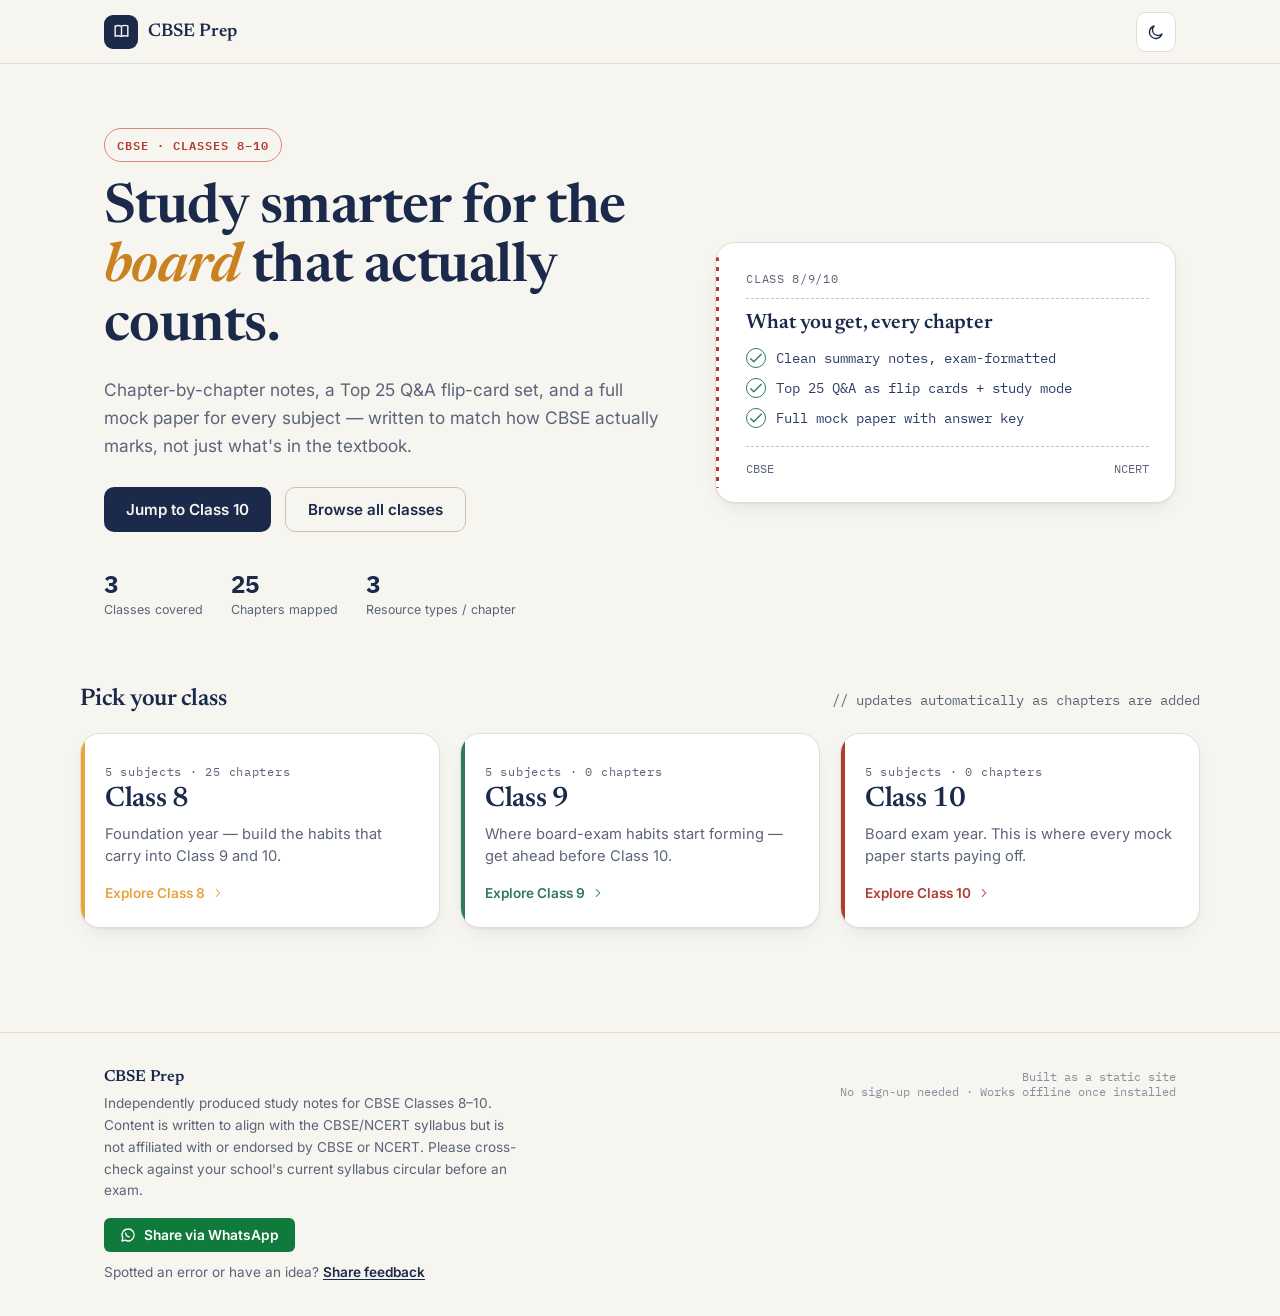
<file: index.html>
<!DOCTYPE html>
<html lang="en">
<head>
<meta charset="UTF-8" />
<meta name="viewport" content="width=device-width, initial-scale=1, viewport-fit=cover" />
<title>CBSE Prep — Notes, Q&amp;A &amp; Mock Papers for Classes 8–10</title>
<meta name="description" content="Free CBSE-aligned chapter notes, Top 25 Q&A practice cards and full mock papers for Class 8, 9 and 10 — organised by subject and chapter." />
<meta name="theme-color" content="#1b2a4a" />

<!-- Open Graph -->
<meta property="og:type" content="website" />
<meta property="og:site_name" content="CBSE Prep" />
<meta property="og:title" content="CBSE Prep — Notes, Q&A & Mock Papers for Classes 8–10" />
<meta property="og:description" content="Free CBSE-aligned chapter notes, Top 25 Q&A practice cards and full mock papers for Class 8, 9 and 10." />
<meta property="og:image" content="/icons/icon-512.png" />
<meta property="og:locale" content="en_IN" />
<meta name="twitter:card" content="summary" />
<meta name="twitter:title" content="CBSE Prep — Notes, Q&A & Mock Papers" />
<meta name="twitter:description" content="Chapter notes, Q&A practice and mock papers for CBSE Classes 8–10." />

<!-- PWA -->
<link rel="manifest" href="/manifest.json" />
<link rel="icon" href="/icons/favicon-32.png" sizes="32x32" />
<link rel="apple-touch-icon" href="/icons/apple-touch-icon.png" />

<!-- Fonts: Newsreader (display), Inter (body), IBM Plex Mono (utility/marks) -->
<link rel="preconnect" href="https://fonts.googleapis.com" />
<link rel="preconnect" href="https://fonts.gstatic.com" crossorigin />
<link href="https://fonts.googleapis.com/css2?family=Newsreader:ital,opsz,wght@0,6..72,400;0,6..72,500;0,6..72,600;0,6..72,700;1,6..72,500&family=Inter:wght@400;500;600;700;800&family=IBM+Plex+Mono:wght@400;500;600;700&display=swap" rel="stylesheet" />

<link rel="stylesheet" href="/css/styles.css" />
</head>
<body>
<a class="skip-link" href="#app-main">Skip to content</a>

<header class="site-header">
  <div class="container">
    <a class="brand" href="#/" data-nav-home>
      <span class="brand-mark">
        <svg viewBox="0 0 24 24" fill="none" stroke="#f6f5f0" stroke-width="1.8"><path d="M4 5.5C6 4.2 9 4 12 5.2c3-1.2 6-1 8-.3v13c-2-.7-5-.9-8 .3-3-1.2-6-1-8-.3v-13Z" stroke-linejoin="round"/><path d="M12 5.2v13" /></svg>
      </span>
      CBSE Prep
    </a>
    <div class="header-actions">
      <button class="install-btn" id="install-btn" type="button" hidden>
        <svg viewBox="0 0 24 24" fill="none" stroke="currentColor" stroke-width="2"><path d="M12 3v12m0 0 4-4m-4 4-4-4M5 21h14" stroke-linecap="round" stroke-linejoin="round"/></svg>
        Install app
      </button>
      <button class="icon-btn" id="theme-toggle" type="button" aria-pressed="false" aria-label="Switch to night study mode">
        <svg id="theme-icon" viewBox="0 0 24 24" fill="none" stroke="currentColor" stroke-width="1.8"><path d="M20 14.5A8.5 8.5 0 1 1 9.5 4a7 7 0 0 0 10.5 10.5Z" stroke-linejoin="round"/></svg>
      </button>
    </div>
  </div>
</header>

<div class="breadcrumb-bar" id="breadcrumb-bar" hidden>
  <div class="container">
    <nav class="breadcrumb" id="breadcrumb" aria-label="Breadcrumb"></nav>
  </div>
</div>

<main id="app-main"></main>

<footer class="site-footer">
  <div class="container footer-grid">
    <div>
      <div class="footer-brand">CBSE Prep</div>
      <p class="footer-note">
        Independently produced study notes for CBSE Classes 8–10. Content is written to align
        with the CBSE/NCERT syllabus but is not affiliated with or endorsed by CBSE or NCERT.
        Please cross-check against your school's current syllabus circular before an exam.
      </p>
      <a
        class="share-btn"
		href="https://wa.me/?text=%F0%9F%93%9A%20Check%20out%20CBSE%20Prep%20%E2%80%94%20free%20notes%2C%20Q%26A%20and%20mock%20papers%20for%20CBSE%20Class%208%E2%80%9310%3A%20https%3A%2F%2Fcbse-board-notes.pages.dev%2F"
        target="_blank" rel="noopener"
      >
        <svg viewBox="0 0 24 24" fill="none" stroke="currentColor" stroke-width="2"><path d="M12 3a9 9 0 0 0-7.8 13.4L3 21l4.8-1.2A9 9 0 1 0 12 3Z" stroke-linejoin="round"/><path d="M8.5 9.3c.3 2.9 2.7 5.3 5.6 5.6" stroke-linecap="round"/></svg>
        Share via WhatsApp
      </a>
      <p class="footer-feedback-link">
        Spotted an error or have an idea? <a href="#/feedback">Share feedback</a>
      </p>
    </div>
    <div class="footer-meta">
      Built as a static site<br />
      No sign-up needed · Works offline once installed
    </div>
  </div>
</footer>

<div class="toast" id="toast" role="status" aria-live="polite">
  <svg viewBox="0 0 24 24" fill="none" stroke="currentColor" stroke-width="2"><circle cx="12" cy="12" r="9"/><path d="M12 8v5M12 16h.01" stroke-linecap="round"/></svg>
  <span id="toast-msg"></span>
</div>

<script src="/vendor/marked.min.js"></script>
<script src="/js/data.js"></script>
<script src="/js/markdown.js"></script>
<script src="/js/protection.js"></script>
<script src="/js/flipcards.js"></script>
<script src="/js/feedback.js"></script>
<script src="/js/views.js"></script>
<script src="/js/theme.js"></script>
<script src="/js/pwa.js"></script>
<script src="/js/router.js"></script>
<script src="/js/app.js"></script>
</body>
</html>
</file>
<file: css/styles.css>
/* =========================================================================
   CBSE Prep — Design System
   -------------------------------------------------------------------------
   Concept: "The Marks Margin" — on Indian answer sheets, examiners work in
   a ruled red margin down the side of the page, ticking off marks as they
   go. We reuse that ruled margin as the site's own navigation/progress
   device (see .margin-rule, breadcrumbs, progress ticks), instead of a
   generic progress bar. Fonts: Newsreader (an academic serif, used for
   headings/hero — evokes a textbook, not a cream-and-terracotta template),
   Inter (UI/body), IBM Plex Mono (numbers, marks, roll-no./breadcrumb feel).
   ========================================================================= */

:root {
  /* ---- Color tokens ---- */
  --ink-navy: #1b2a4a;
  --ink-navy-soft: #2c3e63;
  --paper: #f6f5f0;
  --paper-raised: #ffffff;
  --marigold: #e8a33d;
  --marigold-deep: #c9821f;
  --correction-red: #b23a2e;
  --correction-red-soft: #d9887c;
  --success-green: #2f7a5c;
  --slate: #5b6478;
  --slate-light: #8890a0;
  --line: #e1ddd2;
  --line-strong: #c9c3b3;

  /* ---- Type ---- */
  --font-display: "Newsreader", "Source Serif 4", Georgia, serif;
  --font-body: "Inter", -apple-system, BlinkMacSystemFont, "Segoe UI", sans-serif;
  --font-mono: "IBM Plex Mono", "SFMono-Regular", Consolas, monospace;

  /* ---- Layout ---- */
  --max-width: 1120px;
  --radius-sm: 6px;
  --radius-md: 12px;
  --radius-lg: 20px;
  --shadow-card: 0 1px 2px rgba(27, 42, 74, 0.06), 0 8px 24px -12px rgba(27, 42, 74, 0.18);
  --shadow-card-hover: 0 4px 10px rgba(27, 42, 74, 0.10), 0 16px 36px -14px rgba(27, 42, 74, 0.28);
  --shadow-flip: 0 20px 40px -16px rgba(27, 42, 74, 0.35);

  --header-h: 64px;
  --transition-fast: 160ms ease;
  --transition-med: 320ms cubic-bezier(0.22, 0.61, 0.36, 1);
}

/* ---- Dark / "Night Study" mode ---- */
[data-theme="night"] {
  --ink-navy: #eef0f6;
  --ink-navy-soft: #c7cde0;
  --paper: #10182c;
  --paper-raised: #182238;
  --marigold: #f0b25a;
  --marigold-deep: #f6c67a;
  --correction-red: #e2685a;
  --correction-red-soft: #a24339;
  --success-green: #59b590;
  --slate: #a9b0c3;
  --slate-light: #7d8398;
  --line: #2a3550;
  --line-strong: #3a4666;
  --shadow-card: 0 1px 2px rgba(0, 0, 0, 0.3), 0 8px 24px -12px rgba(0, 0, 0, 0.6);
  --shadow-card-hover: 0 4px 10px rgba(0, 0, 0, 0.4), 0 16px 36px -14px rgba(0, 0, 0, 0.7);
}

/* ---- Reset ---- */
*, *::before, *::after { box-sizing: border-box; }
html { scroll-behavior: smooth; }
body {
  margin: 0;
  font-family: var(--font-body);
  background: var(--paper);
  color: var(--ink-navy);
  -webkit-font-smoothing: antialiased;
  transition: background var(--transition-med), color var(--transition-med);
}
img { max-width: 100%; display: block; }
a { color: inherit; }
button { font-family: inherit; }
ul { list-style: none; margin: 0; padding: 0; }
h1, h2, h3, h4 { font-family: var(--font-display); margin: 0; font-weight: 600; letter-spacing: -0.01em; }
p { margin: 0; }

@media (prefers-reduced-motion: reduce) {
  *, *::before, *::after { animation-duration: 0.001ms !important; animation-iteration-count: 1 !important; transition-duration: 0.001ms !important; scroll-behavior: auto !important; }
}

:focus-visible {
  outline: 3px solid var(--marigold);
  outline-offset: 2px;
  border-radius: 4px;
}

.container {
  max-width: var(--max-width);
  margin: 0 auto;
  padding: 0 24px;
}

.visually-hidden {
  position: absolute; width: 1px; height: 1px; padding: 0; margin: -1px;
  overflow: hidden; clip: rect(0,0,0,0); white-space: nowrap; border: 0;
}

.skip-link {
  position: absolute; left: 12px; top: -60px; background: var(--marigold);
  color: var(--ink-navy); padding: 10px 16px; border-radius: var(--radius-sm);
  font-weight: 600; z-index: 1000; transition: top var(--transition-fast);
}
.skip-link:focus { top: 12px; }

/* =========================================================================
   Header
   ========================================================================= */
.site-header {
  position: sticky; top: 0; z-index: 100;
  height: var(--header-h);
  display: flex; align-items: center;
  background: var(--paper); /* fallback for browsers without color-mix() support */
  background: color-mix(in srgb, var(--paper) 88%, transparent);
  backdrop-filter: blur(10px);
  border-bottom: 1px solid var(--line);
}
.site-header .container { display: flex; align-items: center; justify-content: space-between; width: 100%; }

.brand {
  display: flex; align-items: center; gap: 10px;
  font-family: var(--font-display); font-weight: 600; font-size: 1.15rem;
  text-decoration: none; color: var(--ink-navy);
}
.brand-mark {
  width: 34px; height: 34px; border-radius: 9px; background: var(--ink-navy);
  display: flex; align-items: center; justify-content: center; flex-shrink: 0;
}
.brand-mark svg { width: 19px; height: 19px; }

.header-actions { display: flex; align-items: center; gap: 10px; }

.icon-btn {
  width: 40px; height: 40px; border-radius: 10px;
  border: 1px solid var(--line); background: var(--paper-raised);
  display: flex; align-items: center; justify-content: center;
  cursor: pointer; color: var(--ink-navy);
  transition: border-color var(--transition-fast), transform var(--transition-fast);
}
.icon-btn:hover { border-color: var(--line-strong); transform: translateY(-1px); }
.icon-btn svg { width: 18px; height: 18px; }

.install-btn {
  display: none;
  align-items: center; gap: 8px;
  padding: 9px 14px; border-radius: 10px; border: none;
  background: var(--marigold); color: var(--ink-navy);
  font-weight: 600; font-size: 0.85rem; cursor: pointer;
  transition: transform var(--transition-fast), background var(--transition-fast);
}
.install-btn.is-visible { display: inline-flex; }
.install-btn:hover { transform: translateY(-1px); background: var(--marigold-deep); }
.install-btn svg { width: 15px; height: 15px; }

/* =========================================================================
   Breadcrumb — doubles as "the marks margin" wayfinder
   ========================================================================= */
.breadcrumb-bar {
  border-bottom: 1px solid var(--line);
  background: var(--paper);
}
.breadcrumb {
  display: flex; align-items: center; flex-wrap: wrap; gap: 6px;
  padding: 14px 0;
  font-family: var(--font-mono); font-size: 0.78rem; letter-spacing: 0.01em;
  color: var(--slate);
}
.breadcrumb a {
  text-decoration: none; color: var(--slate);
  padding: 4px 8px; border-radius: 6px;
  transition: background var(--transition-fast), color var(--transition-fast);
}
.breadcrumb a:hover { background: var(--line); color: var(--ink-navy); }
.breadcrumb .crumb-sep { color: var(--line-strong); }
.breadcrumb .crumb-current { color: var(--ink-navy); font-weight: 600; padding: 4px 8px; }

.back-btn {
  display: inline-flex; align-items: center; gap: 6px;
  border: none; background: none; cursor: pointer;
  font-family: var(--font-mono); font-size: 0.78rem; font-weight: 600;
  color: var(--ink-navy); padding: 6px 0; margin-bottom: 4px;
}
.back-btn svg { width: 14px; height: 14px; }
.back-btn:hover { color: var(--correction-red); }

/* =========================================================================
   Buttons (shared)
   ========================================================================= */
.btn {
  display: inline-flex; align-items: center; justify-content: center; gap: 8px;
  padding: 12px 22px; border-radius: 10px; border: none;
  font-weight: 600; font-size: 0.95rem; cursor: pointer;
  text-decoration: none; transition: transform var(--transition-fast), box-shadow var(--transition-fast);
}
.btn-primary { background: var(--ink-navy); color: var(--paper); }
.btn-primary:hover { transform: translateY(-2px); box-shadow: var(--shadow-card-hover); }
.btn-outline { background: transparent; color: var(--ink-navy); border: 1.5px solid var(--line-strong); }
.btn-outline:hover { border-color: var(--ink-navy); }

/* =========================================================================
   Main / page transition
   ========================================================================= */
#app-main { min-height: calc(100vh - var(--header-h)); }
.view { animation: view-in var(--transition-med) both; }
@keyframes view-in {
  from { opacity: 0; transform: translateY(10px); }
  to { opacity: 1; transform: translateY(0); }
}

.page-head { padding: 40px 0 28px; }
.page-eyebrow {
  font-family: var(--font-mono); font-size: 0.75rem; letter-spacing: 0.08em;
  text-transform: uppercase; color: var(--marigold-deep); font-weight: 600;
  display: flex; align-items: center; gap: 8px; margin-bottom: 10px;
}
.page-eyebrow::before { content: ""; width: 18px; height: 2px; background: var(--correction-red); display: inline-block; }
.page-title { font-size: clamp(1.7rem, 3.4vw, 2.5rem); }
.page-sub { color: var(--slate); margin-top: 10px; font-size: 1.02rem; max-width: 60ch; }

/* =========================================================================
   Hero (Home)
   ========================================================================= */
.hero {
  padding-top: 64px;
  padding-bottom: 40px;
  position: relative;
  overflow: hidden;
}
.hero-grid {
  display: grid; grid-template-columns: 1.1fr 0.9fr; gap: 48px; align-items: center;
}
.hero-eyebrow {
  font-family: var(--font-mono); font-size: 0.78rem; letter-spacing: 0.08em;
  text-transform: uppercase; color: var(--correction-red); font-weight: 600;
  margin-bottom: 18px; display: inline-block;
  border: 1px solid var(--correction-red-soft); padding: 6px 12px; border-radius: 999px;
}
.hero h1 {
  font-size: clamp(2.2rem, 5vw, 3.4rem); line-height: 1.08; margin-bottom: 20px;
}
.hero h1 em { font-style: italic; color: var(--marigold-deep); }
.hero-desc { font-size: 1.08rem; color: var(--slate); max-width: 52ch; margin-bottom: 28px; line-height: 1.6; }
.hero-actions { display: flex; gap: 14px; flex-wrap: wrap; }

.hero-stats { display: flex; gap: 28px; margin-top: 36px; flex-wrap: wrap; }
.hero-stat .num { font-family: var(--font-mono); font-size: 1.5rem; font-weight: 700; color: var(--ink-navy); }
.hero-stat .lbl { font-size: 0.78rem; color: var(--slate); margin-top: 2px; }

/* Exam-paper header panel — the "signature" visual on Home */
.exam-card {
  background: var(--paper-raised);
  border: 1px solid var(--line);
  border-radius: var(--radius-lg);
  box-shadow: var(--shadow-card);
  padding: 28px 26px 26px 30px;
  position: relative;
  font-family: var(--font-mono);
}
.exam-card::before {
  content: ""; position: absolute; left: 0; top: 14px; bottom: 14px; width: 3px;
  background: repeating-linear-gradient(to bottom, var(--correction-red) 0 4px, transparent 4px 10px);
  border-radius: 2px;
}
.exam-card-row {
  display: flex; justify-content: space-between; font-size: 0.72rem;
  color: var(--slate); text-transform: uppercase; letter-spacing: 0.06em;
  padding-bottom: 12px; margin-bottom: 14px; border-bottom: 1px dashed var(--line-strong);
}
.exam-card h3 {
  font-family: var(--font-display); font-size: 1.3rem; margin-bottom: 14px; color: var(--ink-navy);
}
.exam-card-list { display: flex; flex-direction: column; gap: 10px; }
.exam-card-list li {
  display: flex; align-items: center; gap: 10px; font-size: 0.85rem; color: var(--ink-navy-soft);
}
.exam-tick {
  width: 20px; height: 20px; border-radius: 50%; border: 1.5px solid var(--success-green);
  color: var(--success-green); display: flex; align-items: center; justify-content: center;
  font-size: 0.65rem; flex-shrink: 0;
}
.exam-card-footer {
  margin-top: 18px; padding-top: 14px; border-top: 1px dashed var(--line-strong);
  display: flex; justify-content: space-between; font-size: 0.72rem; color: var(--slate);
}
.exam-card-footer strong { color: var(--marigold-deep); }

/* =========================================================================
   Class cards (Home)
   ========================================================================= */
.section { padding: 30px 0 64px; }
.section-title-row { display: flex; align-items: baseline; justify-content: space-between; margin-bottom: 22px; flex-wrap: wrap; gap: 8px; }
.section-title { font-size: 1.5rem; }
.section-note { font-size: 0.85rem; color: var(--slate); font-family: var(--font-mono); }

.class-grid { display: grid; grid-template-columns: repeat(3, 1fr); gap: 20px; }

.class-card {
  position: relative;
  background: var(--paper-raised);
  border: 1px solid var(--line);
  border-radius: var(--radius-lg);
  padding: 30px 24px 26px;
  text-decoration: none; color: var(--ink-navy);
  box-shadow: var(--shadow-card);
  overflow: hidden;
  transition: transform var(--transition-med), box-shadow var(--transition-med), border-color var(--transition-med);
}
.class-card:hover, .class-card:focus-visible { transform: translateY(-6px); box-shadow: var(--shadow-card-hover); border-color: var(--line-strong); }
.class-card::after {
  content: ""; position: absolute; left: 0; top: 0; bottom: 0; width: 4px;
  background: var(--class-accent, var(--marigold));
  transition: width var(--transition-med);
}
.class-card:hover::after { width: 7px; }
.class-card .class-num {
  font-family: var(--font-mono); font-size: 0.75rem; color: var(--slate); letter-spacing: 0.06em;
}
.class-card h3 { font-size: 1.75rem; margin: 6px 0 10px; }
.class-card p { color: var(--slate); font-size: 0.92rem; line-height: 1.5; }
.class-card .class-cta {
  margin-top: 18px; display: flex; align-items: center; gap: 6px;
  font-size: 0.85rem; font-weight: 600; color: var(--class-accent, var(--marigold-deep));
}
.class-card .class-cta svg { width: 14px; height: 14px; transition: transform var(--transition-fast); }
.class-card:hover .class-cta svg { transform: translateX(3px); }

/* =========================================================================
   Card grids (Subjects / Resource types)
   ========================================================================= */
.card-grid { display: grid; grid-template-columns: repeat(auto-fill, minmax(230px, 1fr)); gap: 18px; }

.subject-card, .resource-card {
  background: var(--paper-raised);
  border: 1px solid var(--line);
  border-radius: var(--radius-md);
  padding: 22px 20px;
  text-decoration: none; color: var(--ink-navy);
  box-shadow: var(--shadow-card);
  display: flex; flex-direction: column; gap: 12px;
  transition: transform var(--transition-fast), box-shadow var(--transition-fast), border-color var(--transition-fast);
}
.subject-card:hover, .resource-card:hover, .subject-card:focus-visible, .resource-card:focus-visible {
  transform: translateY(-4px); box-shadow: var(--shadow-card-hover); border-color: var(--line-strong);
}
.card-icon {
  width: 44px; height: 44px; border-radius: 10px; background: var(--paper);
  border: 1px solid var(--line);
  display: flex; align-items: center; justify-content: center; color: var(--marigold-deep);
}
.card-icon svg { width: 22px; height: 22px; }
.subject-card h3, .resource-card h3 { font-size: 1.1rem; font-family: var(--font-body); font-weight: 700; }
.subject-card .meta { font-family: var(--font-mono); font-size: 0.74rem; color: var(--slate); }
.resource-card p { font-size: 0.86rem; color: var(--slate); line-height: 1.5; }

.resource-card { padding: 28px 24px; }
.resource-card .card-icon { width: 52px; height: 52px; }
.resource-card .card-icon svg { width: 26px; height: 26px; }

/* Chapter list */
.chapter-list { display: flex; flex-direction: column; gap: 10px; }
.chapter-item {
  display: flex; align-items: center; gap: 16px;
  background: var(--paper-raised); border: 1px solid var(--line); border-radius: var(--radius-md);
  padding: 16px 18px; text-decoration: none; color: var(--ink-navy);
  transition: transform var(--transition-fast), box-shadow var(--transition-fast), border-color var(--transition-fast);
}
.chapter-item:hover, .chapter-item:focus-visible { transform: translateX(4px); box-shadow: var(--shadow-card); border-color: var(--line-strong); }
.chapter-num {
  font-family: var(--font-mono); font-weight: 700; font-size: 0.95rem;
  width: 40px; height: 40px; border-radius: 10px; flex-shrink: 0;
  background: var(--paper); border: 1px solid var(--line);
  display: flex; align-items: center; justify-content: center; color: var(--marigold-deep);
}
.chapter-item h3 { font-size: 1.02rem; font-family: var(--font-body); font-weight: 600; }
.chapter-item .chev { margin-left: auto; color: var(--slate-light); width: 16px; height: 16px; flex-shrink: 0; }

/* =========================================================================
   Skeleton loaders
   ========================================================================= */
.skeleton { position: relative; overflow: hidden; background: var(--line); border-radius: var(--radius-md); }
.skeleton::after {
  content: ""; position: absolute; inset: 0; transform: translateX(-100%);
  background: linear-gradient(90deg, transparent, var(--paper-raised), transparent); /* fallback */
  background: linear-gradient(90deg, transparent, color-mix(in srgb, var(--paper-raised) 70%, transparent), transparent);
  animation: shimmer 1.3s infinite;
}
@keyframes shimmer { 100% { transform: translateX(100%); } }
.skeleton-card { height: 150px; }
.skeleton-line { height: 14px; margin-bottom: 10px; }
.skeleton-grid { display: grid; grid-template-columns: repeat(auto-fill, minmax(230px, 1fr)); gap: 18px; }

/* =========================================================================
   Content areas (protected)
   ========================================================================= */
.content-shell { position: relative; }
.content-protected {
  user-select: none;
  -webkit-user-select: none;
  position: relative;
}
.content-protected img { -webkit-user-drag: none; user-drag: none; pointer-events: none; }

.watermark-layer {
  position: absolute; inset: 0; pointer-events: none; z-index: 1;
  opacity: 0.05;
  background-image: var(--watermark-svg);
  background-repeat: repeat;
  background-size: 260px 160px;
  mix-blend-mode: multiply;
}
[data-theme="night"] .watermark-layer { mix-blend-mode: screen; opacity: 0.06; }

.toast {
  position: fixed; left: 50%; bottom: 28px; transform: translate(-50%, 20px);
  background: var(--ink-navy); color: var(--paper);
  padding: 12px 20px; border-radius: 10px; font-size: 0.88rem;
  box-shadow: var(--shadow-card-hover); z-index: 1000;
  opacity: 0; transition: opacity var(--transition-fast), transform var(--transition-fast);
  pointer-events: none; display: flex; align-items: center; gap: 8px;
}
.toast svg { width: 15px; height: 15px; color: var(--correction-red-soft); flex-shrink: 0; }
.toast.is-visible { opacity: 1; transform: translate(-50%, 0); }

/* Reading layout for summary/notes */
.reading-layout { display: grid; grid-template-columns: 220px 1fr; gap: 40px; align-items: start; }
.toc {
  position: sticky; top: calc(var(--header-h) + 24px);
  background: var(--paper-raised); border: 1px solid var(--line); border-radius: var(--radius-md);
  padding: 18px; font-size: 0.85rem;
}
.toc h4 { font-family: var(--font-mono); font-size: 0.72rem; text-transform: uppercase; letter-spacing: 0.06em; color: var(--slate); margin-bottom: 10px; }
.toc ul { display: flex; flex-direction: column; gap: 8px; }
.toc a { text-decoration: none; color: var(--ink-navy-soft); display: block; padding: 3px 0; border-left: 2px solid transparent; padding-left: 10px; transition: border-color var(--transition-fast), color var(--transition-fast); }
.toc a:hover, .toc a.active { border-left-color: var(--marigold); color: var(--ink-navy); font-weight: 600; }
.toc .toc-sub { padding-left: 20px; font-size: 0.92em; }

.prose {
  font-size: 1.04rem; line-height: 1.8; max-width: 74ch;
}
.prose h1, .prose h2, .prose h3 { margin-top: 1.6em; margin-bottom: 0.6em; color: var(--ink-navy); scroll-margin-top: calc(var(--header-h) + 20px); }
.prose h1 { font-size: 1.7rem; border-bottom: 1px solid var(--line); padding-bottom: 0.4em; }
.prose h2 { font-size: 1.35rem; }
.prose h3 { font-size: 1.12rem; font-family: var(--font-body); font-weight: 700; }
.prose p { margin: 0.9em 0; color: var(--ink-navy-soft); }
.prose ul, .prose ol { margin: 0.9em 0; padding-left: 1.4em; color: var(--ink-navy-soft); }
.prose li { margin: 0.35em 0; }
.prose strong { color: var(--ink-navy); }
.prose table { border-collapse: collapse; width: 100%; margin: 1.2em 0; font-size: 0.95rem; }
.prose th, .prose td { border: 1px solid var(--line-strong); padding: 8px 12px; text-align: left; }
.prose th { background: var(--paper); font-family: var(--font-mono); font-size: 0.78rem; text-transform: uppercase; letter-spacing: 0.04em; }
.prose blockquote { border-left: 3px solid var(--marigold); margin: 1.2em 0; padding: 0.4em 1em; color: var(--slate); background: var(--paper); border-radius: 0 8px 8px 0; }
.prose code { font-family: var(--font-mono); background: var(--paper); padding: 0.15em 0.4em; border-radius: 4px; font-size: 0.9em; }

/* =========================================================================
   Flip cards (Top 25 Q&A)
   ========================================================================= */
.qna-toolbar { display: flex; align-items: center; justify-content: space-between; gap: 16px; margin-bottom: 26px; flex-wrap: wrap; }
.qna-progress { font-family: var(--font-mono); font-size: 0.82rem; color: var(--slate); display: flex; align-items: center; gap: 10px; }
.qna-progress-track { width: 120px; height: 6px; background: var(--line); border-radius: 999px; overflow: hidden; }
.qna-progress-fill { height: 100%; background: var(--success-green); border-radius: 999px; transition: width var(--transition-med); }
.qna-actions { display: flex; gap: 10px; }

.flip-grid { display: grid; grid-template-columns: repeat(auto-fill, minmax(270px, 1fr)); gap: 22px; perspective: 1400px; }

.flip-card {
  height: 210px; cursor: pointer; outline-offset: 4px;
}
.flip-card-inner {
  position: relative; width: 100%; height: 100%;
  transition: transform 0.46s cubic-bezier(0.22, 0.61, 0.36, 1);
  transform-style: preserve-3d;
}
.flip-card.is-flipped .flip-card-inner { transform: rotateY(180deg); }
.flip-card-face {
  position: absolute; inset: 0; backface-visibility: hidden;
  border-radius: var(--radius-md); padding: 20px;
  display: flex; flex-direction: column;
  border: 1px solid var(--line); box-shadow: var(--shadow-card);
  overflow: hidden;
}
.flip-card-front { background: var(--paper-raised); }
.flip-card-back { background: var(--ink-navy); color: var(--paper); transform: rotateY(180deg); }
.flip-card:hover .flip-card-face, .flip-card:focus-visible .flip-card-face { box-shadow: var(--shadow-flip); }

.flip-qnum {
  font-family: var(--font-mono); font-size: 0.72rem; color: var(--marigold-deep);
  font-weight: 700; letter-spacing: 0.04em; margin-bottom: 10px;
}
.flip-card-back .flip-qnum { color: var(--marigold); }
.flip-card-front p { font-size: 0.98rem; font-weight: 600; line-height: 1.5; color: var(--ink-navy); overflow-y: auto; }
.flip-card-back .answer-body { font-size: 0.88rem; line-height: 1.55; overflow-y: auto; color: var(--paper); opacity: 0.94; }
.flip-card-back .answer-body p { margin: 0.5em 0; }
.flip-hint { margin-top: auto; padding-top: 10px; font-family: var(--font-mono); font-size: 0.68rem; color: var(--slate-light); display: flex; align-items: center; gap: 6px; }
.flip-hint svg { width: 12px; height: 12px; }
.flip-card-back .reviewed-stamp {
  margin-left: auto; margin-top: 8px; width: 26px; height: 26px; border-radius: 50%;
  border: 1.5px solid var(--marigold); color: var(--marigold); display: flex; align-items: center; justify-content: center; flex-shrink: 0;
}

/* Study mode overlay */
.study-overlay {
  position: fixed; inset: 0;
  background: var(--ink-navy); /* fallback */
  background: color-mix(in srgb, var(--ink-navy) 92%, transparent);
  z-index: 500; display: flex; flex-direction: column; align-items: center; justify-content: center;
  padding: 24px; backdrop-filter: blur(4px);
}
.study-close { position: absolute; top: 20px; right: 20px; }
.study-progress-label { color: var(--paper); font-family: var(--font-mono); font-size: 0.85rem; margin-bottom: 18px; opacity: 0.8; }
.study-card-wrap { width: min(560px, 92vw); perspective: 1600px; }
.study-card-wrap .flip-card { height: 320px; }
.study-nav { display: flex; align-items: center; gap: 18px; margin-top: 26px; }
.study-nav .icon-btn { background: var(--paper-raised); }
/* .btn-outline normally sits on the page background, so its text uses
   --ink-navy. Here it sits on the dark Study Mode overlay (built from that
   same --ink-navy variable), which made the label invisible — override
   both colors so they contrast with the overlay instead. */
.study-nav .btn-outline {
  color: var(--paper);
  border-color: var(--paper);
  background: transparent;
}
.study-nav .btn-outline:hover {
  color: var(--marigold);
  border-color: var(--marigold);
}

/* =========================================================================
   Mock paper
   ========================================================================= */
.exam-meta-bar {
  display: flex; flex-wrap: wrap; gap: 24px; justify-content: space-between;
  background: var(--paper-raised); border: 1px solid var(--line); border-radius: var(--radius-md);
  padding: 18px 22px; margin-bottom: 20px; font-family: var(--font-mono); font-size: 0.85rem;
}
.exam-meta-bar div span { display: block; font-size: 0.68rem; color: var(--slate); text-transform: uppercase; letter-spacing: 0.06em; margin-bottom: 4px; }
.exam-instructions {
  background: var(--paper); border: 1px dashed var(--line-strong); border-radius: var(--radius-md);
  padding: 18px 22px; margin-bottom: 26px;
}
.exam-instructions h4 { font-family: var(--font-mono); font-size: 0.75rem; text-transform: uppercase; letter-spacing: 0.06em; color: var(--slate); margin-bottom: 10px; }
.exam-section { margin-bottom: 32px; }
.exam-section-head { display: flex; align-items: center; gap: 12px; margin-bottom: 14px; }
.exam-section-head h3 { font-size: 1.15rem; }
.marks-badge {
  font-family: var(--font-mono); font-size: 0.72rem; font-weight: 700; color: var(--correction-red);
  border: 1px solid var(--correction-red-soft); padding: 3px 10px; border-radius: 999px;
}
.exam-section .prose { max-width: none; }

.answer-key-toggle {
  display: inline-flex; align-items: center; gap: 8px; margin: 8px 0 18px;
}
.answer-key-panel {
  border: 1px solid var(--line-strong); border-radius: var(--radius-md); background: var(--paper-raised);
  overflow: hidden; max-height: 0; transition: max-height var(--transition-med);
}
.answer-key-panel.is-open { max-height: 6000px; }
.answer-key-inner { padding: 22px 24px; }

/* =========================================================================
   Empty / coming soon / error states
   ========================================================================= */
.empty-state {
  text-align: center; padding: 70px 24px; max-width: 460px; margin: 0 auto;
}
.empty-state .card-icon { margin: 0 auto 18px; width: 56px; height: 56px; }
.empty-state h3 { font-size: 1.3rem; margin-bottom: 10px; }
.empty-state p { color: var(--slate); line-height: 1.6; }

/* =========================================================================
   Feedback page
   ========================================================================= */
.feedback-card {
  max-width: 620px;
  background: var(--paper-raised);
  border: 1px solid var(--line);
  border-radius: var(--radius-lg);
  box-shadow: var(--shadow-card);
  padding: 32px 30px;
}

.feedback-hp { position: absolute; left: -9999px; width: 1px; height: 1px; opacity: 0; }

.form-field { margin-bottom: 20px; }
.form-row { display: grid; grid-template-columns: 1fr 1fr; gap: 18px; }
@media (max-width: 560px) { .form-row { grid-template-columns: 1fr; } }

.form-field label {
  display: block; font-weight: 600; font-size: 0.88rem; color: var(--ink-navy);
  margin-bottom: 7px;
}
.form-field label span { font-weight: 400; color: var(--slate); font-size: 0.82rem; }

.form-field input,
.form-field select,
.form-field textarea {
  width: 100%; font-family: var(--font-body); font-size: 0.95rem;
  padding: 11px 14px; border-radius: 10px; border: 1.5px solid var(--line-strong);
  background: var(--paper); color: var(--ink-navy);
  transition: border-color var(--transition-fast), box-shadow var(--transition-fast);
}
.form-field input:focus,
.form-field select:focus,
.form-field textarea:focus {
  outline: none; border-color: var(--marigold-deep);
  box-shadow: 0 0 0 3px rgba(232, 163, 61, 0.25); /* fallback for browsers without color-mix() */
  box-shadow: 0 0 0 3px color-mix(in srgb, var(--marigold) 25%, transparent);
}
.form-field textarea { resize: vertical; min-height: 120px; line-height: 1.5; font-family: var(--font-body); }
.form-field select { cursor: pointer; }

.feedback-status {
  padding: 12px 16px; border-radius: 10px; font-size: 0.88rem; margin-bottom: 18px;
  display: flex; align-items: center; gap: 8px;
}
.feedback-status.success {
  background: #e4f3ec; /* fallback for browsers without color-mix() support */
  background: color-mix(in srgb, var(--success-green) 14%, var(--paper-raised));
  color: var(--success-green);
  border: 1px solid var(--success-green);
}
.feedback-status.error { background: #f8e9e6; color: var(--correction-red); border: 1px solid var(--correction-red-soft); }

.feedback-privacy { margin-top: 14px; font-size: 0.78rem; color: var(--slate); line-height: 1.5; }

.footer-feedback-link { margin-top: 12px; font-size: 0.85rem; color: var(--slate); }
.footer-feedback-link a { color: var(--ink-navy); font-weight: 600; text-decoration: underline; text-underline-offset: 2px; }
.footer-feedback-link a:hover { color: var(--marigold-deep); }
.site-footer { border-top: 1px solid var(--line); padding: 36px 0; margin-top: 40px; }
.footer-grid { display: flex; justify-content: space-between; align-items: flex-start; gap: 24px; flex-wrap: wrap; }
.footer-brand { font-family: var(--font-display); font-weight: 600; }
.footer-note { color: var(--slate); font-size: 0.85rem; max-width: 46ch; line-height: 1.6; margin-top: 8px; }

.share-btn {
  display: inline-flex; align-items: center; gap: 8px;
  margin-top: 16px; padding: 9px 16px;
  /* WhatsApp's own brand green (#25D366) only reaches ~2:1 contrast with
     white text — well under WCAG AA. This deeper shade keeps the same
     green family (readable as "WhatsApp") while passing AA at ~5.4:1. */
  background: #0f7a3b; color: #ffffff;
  border-radius: var(--radius-sm); text-decoration: none;
  font-family: var(--font-body); font-weight: 600; font-size: 0.86rem;
  transition: transform var(--transition-fast), background var(--transition-fast);
}
.share-btn svg { width: 16px; height: 16px; flex-shrink: 0; }
.share-btn:hover { background: #0c6631; transform: translateY(-1px); }
.share-btn:focus-visible { outline-color: #0c6631; }
.footer-meta { font-family: var(--font-mono); font-size: 0.76rem; color: var(--slate-light); text-align: right; }

/* =========================================================================
   Responsive
   ========================================================================= */
@media (max-width: 900px) {
  .hero-grid { grid-template-columns: 1fr; }
  .reading-layout { grid-template-columns: 1fr; }
  .toc { position: static; margin-bottom: 20px; }
  .class-grid { grid-template-columns: 1fr; }
}
@media (max-width: 620px) {
  .container { padding: 0 18px; }
  .hero { padding-top: 40px; padding-bottom: 24px; }
  .hero-actions { flex-direction: column; align-items: stretch; }
  .exam-meta-bar { flex-direction: column; gap: 12px; }
  .footer-grid { flex-direction: column; }
  .footer-meta { text-align: left; }
  .flip-grid { grid-template-columns: 1fr; }
}
</file>
